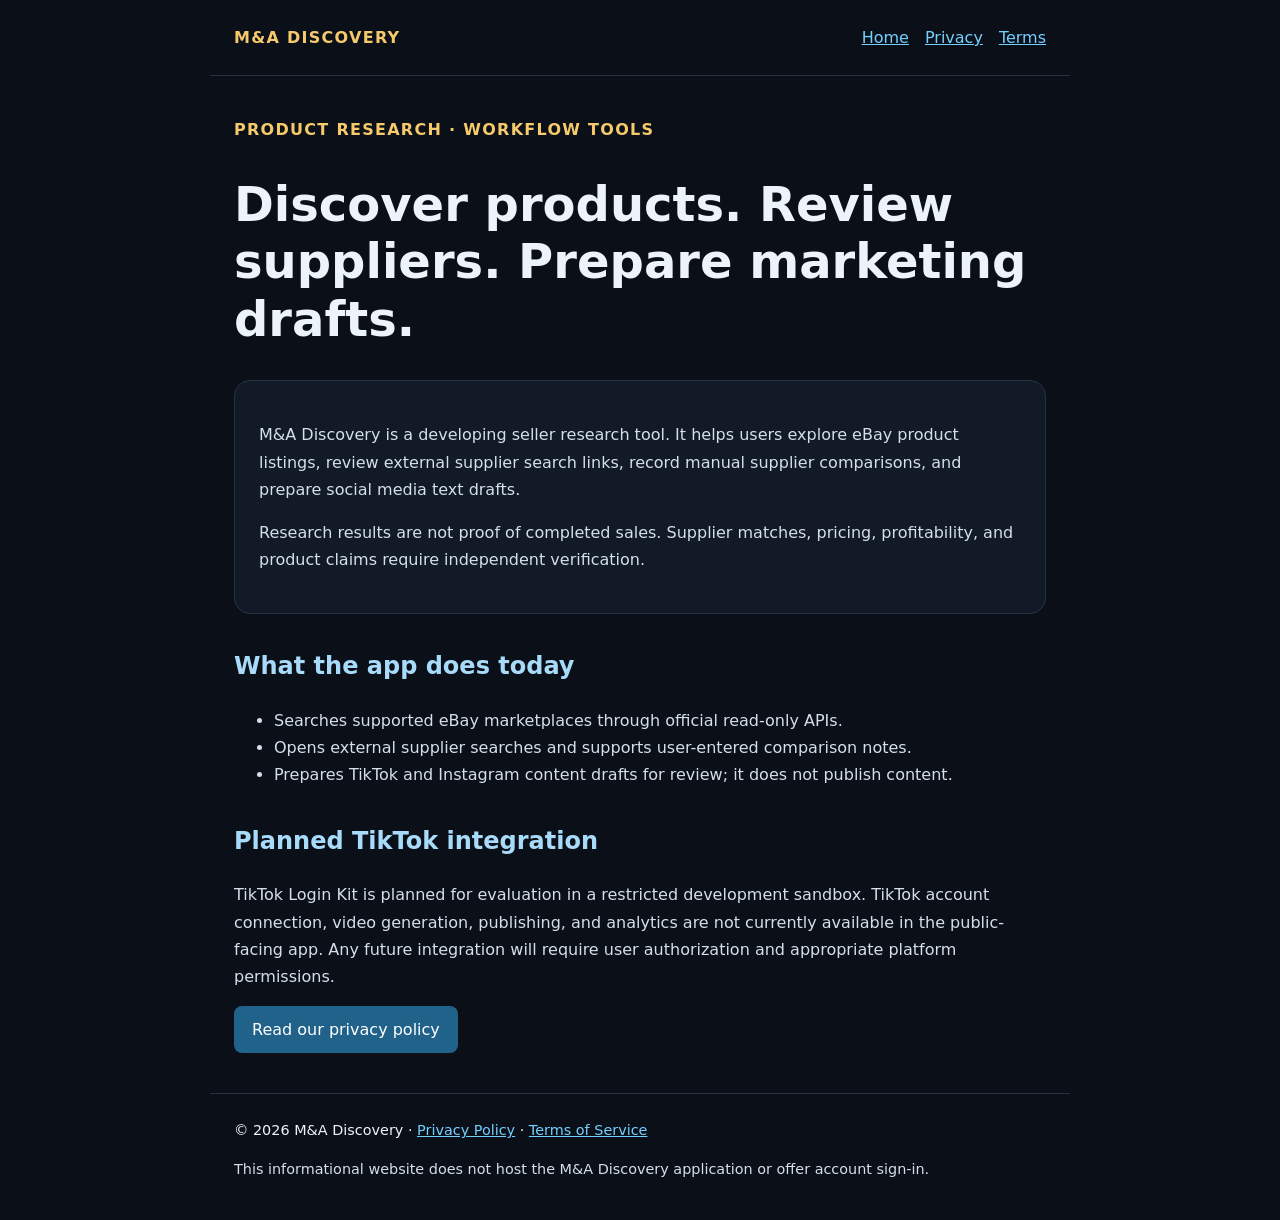
<file: index.html>
<!doctype html><html lang="en"><head><meta charset="utf-8"><meta name="viewport" content="width=device-width,initial-scale=1"><meta name="description" content="M&A Discovery — product research and social media draft preparation"><title>Home | M&A Discovery</title><link rel="stylesheet" href="style.css"></head><body><header><strong class="tag">M&A DISCOVERY</strong><nav><a href="index.html">Home</a><a href="privacy.html">Privacy</a><a href="terms.html">Terms</a></nav></header><main><p class="tag">PRODUCT RESEARCH · WORKFLOW TOOLS</p><h1>Discover products. Review suppliers. Prepare marketing drafts.</h1><div class="panel"><p>M&A Discovery is a developing seller research tool. It helps users explore eBay product listings, review external supplier search links, record manual supplier comparisons, and prepare social media text drafts.</p><p>Research results are not proof of completed sales. Supplier matches, pricing, profitability, and product claims require independent verification.</p></div><h2>What the app does today</h2><ul><li>Searches supported eBay marketplaces through official read-only APIs.</li><li>Opens external supplier searches and supports user-entered comparison notes.</li><li>Prepares TikTok and Instagram content drafts for review; it does not publish content.</li></ul><h2>Planned TikTok integration</h2><p>TikTok Login Kit is planned for evaluation in a restricted development sandbox. TikTok account connection, video generation, publishing, and analytics are not currently available in the public-facing app. Any future integration will require user authorization and appropriate platform permissions.</p><p><a class="button" href="privacy.html">Read our privacy policy</a></p></main><footer>© 2026 M&A Discovery · <a href="privacy.html">Privacy Policy</a> · <a href="terms.html">Terms of Service</a><p>This informational website does not host the M&A Discovery application or offer account sign-in.</p></footer></body></html>
</file>
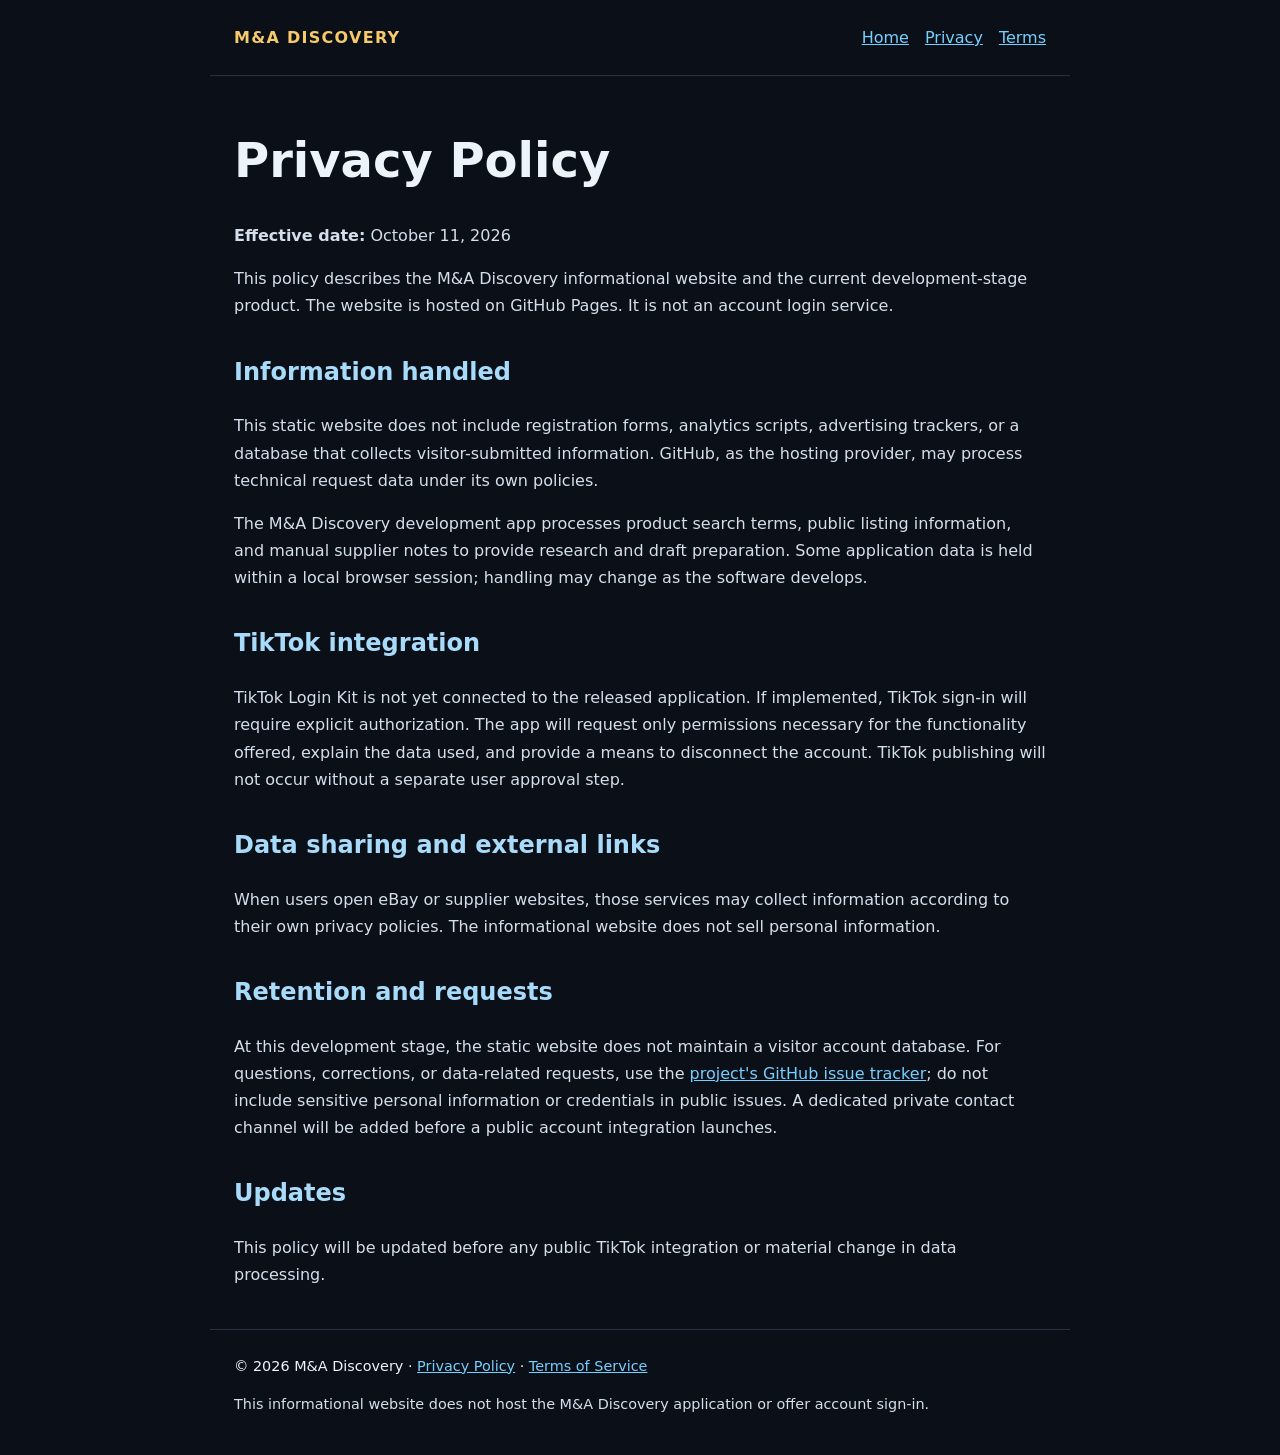
<file: privacy.html>
<!doctype html><html lang="en"><head><meta charset="utf-8"><meta name="viewport" content="width=device-width,initial-scale=1"><meta name="description" content="M&A Discovery — product research and social media draft preparation"><title>Privacy Policy | M&A Discovery</title><link rel="stylesheet" href="style.css"></head><body><header><strong class="tag">M&A DISCOVERY</strong><nav><a href="index.html">Home</a><a href="privacy.html">Privacy</a><a href="terms.html">Terms</a></nav></header><main><h1>Privacy Policy</h1><p><strong>Effective date:</strong> October 11, 2026</p><p>This policy describes the M&A Discovery informational website and the current development-stage product. The website is hosted on GitHub Pages. It is not an account login service.</p><h2>Information handled</h2><p>This static website does not include registration forms, analytics scripts, advertising trackers, or a database that collects visitor-submitted information. GitHub, as the hosting provider, may process technical request data under its own policies.</p><p>The M&A Discovery development app processes product search terms, public listing information, and manual supplier notes to provide research and draft preparation. Some application data is held within a local browser session; handling may change as the software develops.</p><h2>TikTok integration</h2><p>TikTok Login Kit is not yet connected to the released application. If implemented, TikTok sign-in will require explicit authorization. The app will request only permissions necessary for the functionality offered, explain the data used, and provide a means to disconnect the account. TikTok publishing will not occur without a separate user approval step.</p><h2>Data sharing and external links</h2><p>When users open eBay or supplier websites, those services may collect information according to their own privacy policies. The informational website does not sell personal information.</p><h2>Retention and requests</h2><p>At this development stage, the static website does not maintain a visitor account database. For questions, corrections, or data-related requests, use the <a href="https://github.com/adnrag1972/adnrag1972.github.io/issues">project's GitHub issue tracker</a>; do not include sensitive personal information or credentials in public issues. A dedicated private contact channel will be added before a public account integration launches.</p><h2>Updates</h2><p>This policy will be updated before any public TikTok integration or material change in data processing.</p></main><footer>© 2026 M&A Discovery · <a href="privacy.html">Privacy Policy</a> · <a href="terms.html">Terms of Service</a><p>This informational website does not host the M&A Discovery application or offer account sign-in.</p></footer></body></html>
</file>
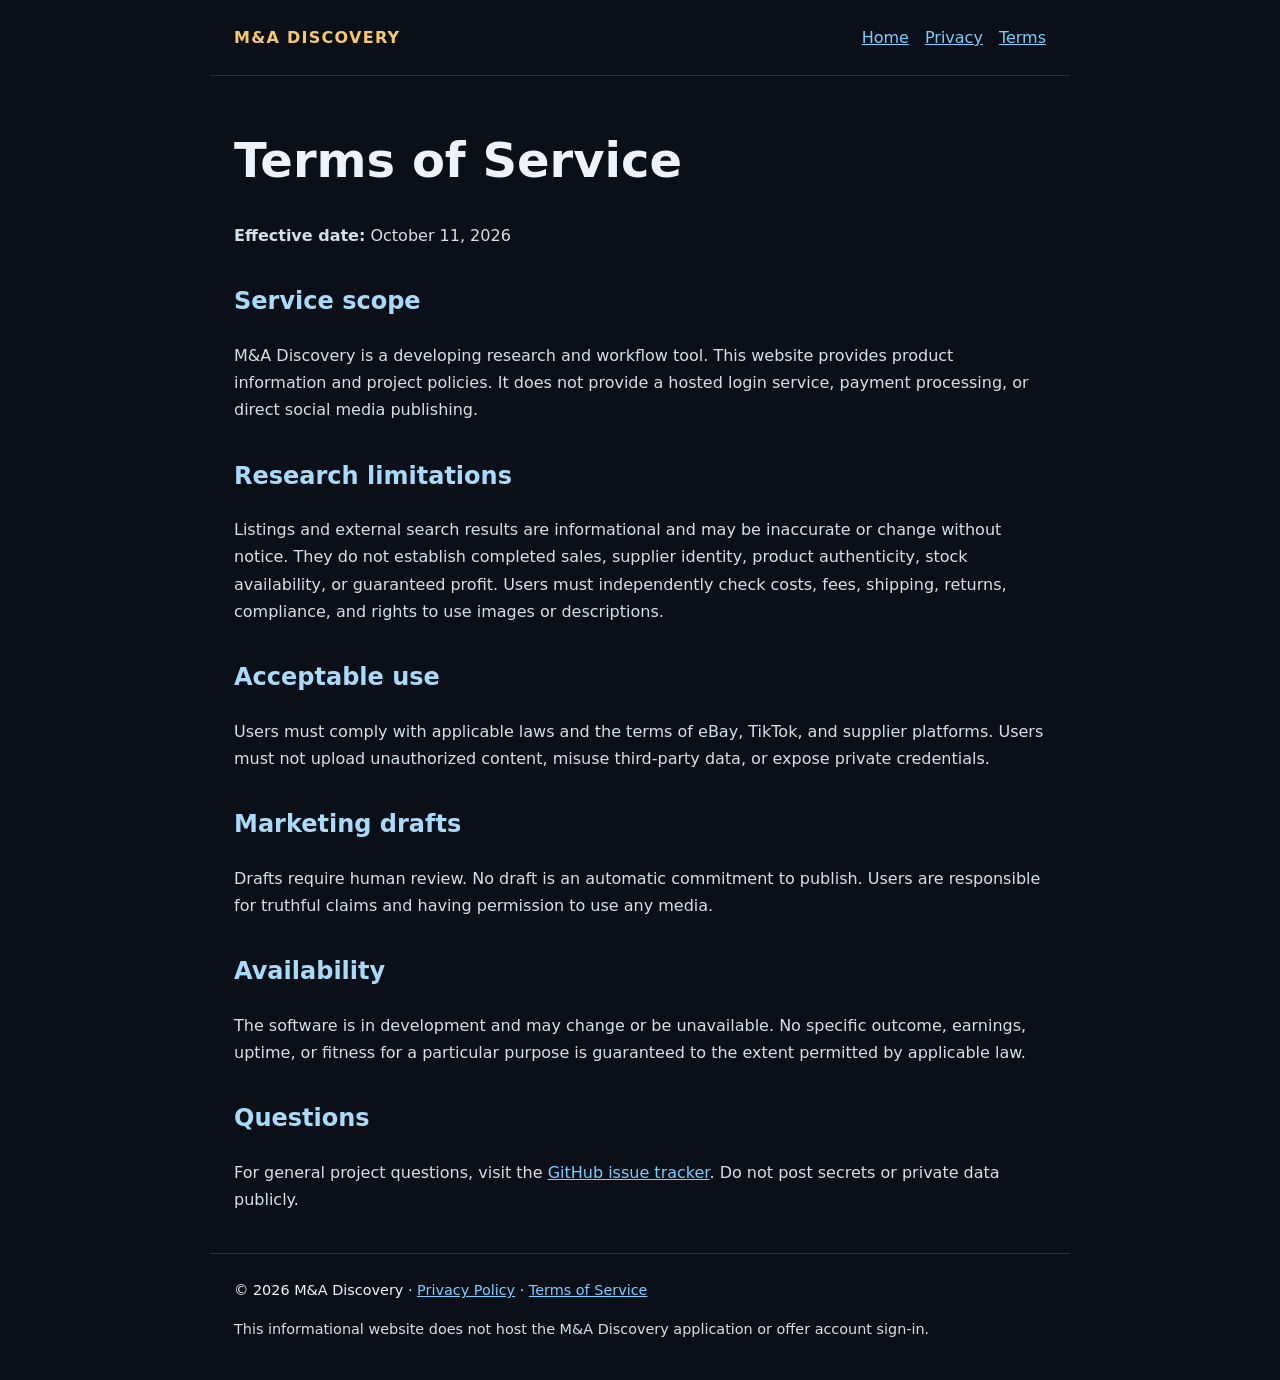
<file: terms.html>
<!doctype html><html lang="en"><head><meta charset="utf-8"><meta name="viewport" content="width=device-width,initial-scale=1"><meta name="description" content="M&A Discovery — product research and social media draft preparation"><title>Terms of Service | M&A Discovery</title><link rel="stylesheet" href="style.css"></head><body><header><strong class="tag">M&A DISCOVERY</strong><nav><a href="index.html">Home</a><a href="privacy.html">Privacy</a><a href="terms.html">Terms</a></nav></header><main><h1>Terms of Service</h1><p><strong>Effective date:</strong> October 11, 2026</p><h2>Service scope</h2><p>M&A Discovery is a developing research and workflow tool. This website provides product information and project policies. It does not provide a hosted login service, payment processing, or direct social media publishing.</p><h2>Research limitations</h2><p>Listings and external search results are informational and may be inaccurate or change without notice. They do not establish completed sales, supplier identity, product authenticity, stock availability, or guaranteed profit. Users must independently check costs, fees, shipping, returns, compliance, and rights to use images or descriptions.</p><h2>Acceptable use</h2><p>Users must comply with applicable laws and the terms of eBay, TikTok, and supplier platforms. Users must not upload unauthorized content, misuse third-party data, or expose private credentials.</p><h2>Marketing drafts</h2><p>Drafts require human review. No draft is an automatic commitment to publish. Users are responsible for truthful claims and having permission to use any media.</p><h2>Availability</h2><p>The software is in development and may change or be unavailable. No specific outcome, earnings, uptime, or fitness for a particular purpose is guaranteed to the extent permitted by applicable law.</p><h2>Questions</h2><p>For general project questions, visit the <a href="https://github.com/adnrag1972/adnrag1972.github.io/issues">GitHub issue tracker</a>. Do not post secrets or private data publicly.</p></main><footer>© 2026 M&A Discovery · <a href="privacy.html">Privacy Policy</a> · <a href="terms.html">Terms of Service</a><p>This informational website does not host the M&A Discovery application or offer account sign-in.</p></footer></body></html>
</file>
<file: style.css>
:root{color-scheme:dark;font-family:system-ui,-apple-system,Segoe UI,sans-serif;background:#0b1018;color:#edf3fa}*{box-sizing:border-box}body{margin:0;line-height:1.7}header,main,footer{max-width:860px;margin:auto;padding:24px}header{display:flex;align-items:center;justify-content:space-between;gap:16px;border-bottom:1px solid #263242}nav a{margin-inline-start:16px}a{color:#75cfff}h1{font-size:clamp(2rem,5vw,3rem);line-height:1.2}h2{margin-top:2rem;color:#a8dafa}p,li{color:#d4dfeb}.tag{color:#f6ca6b;letter-spacing:.08em;font-weight:700}.panel{border:1px solid #263242;border-radius:16px;padding:24px;background:#111a26}.button{display:inline-block;padding:10px 18px;background:#21628a;color:white;border-radius:8px;text-decoration:none}footer{border-top:1px solid #263242;font-size:.9rem}@media(max-width:600px){header{display:block}nav a{margin:0 12px 0 0}}
</file>
